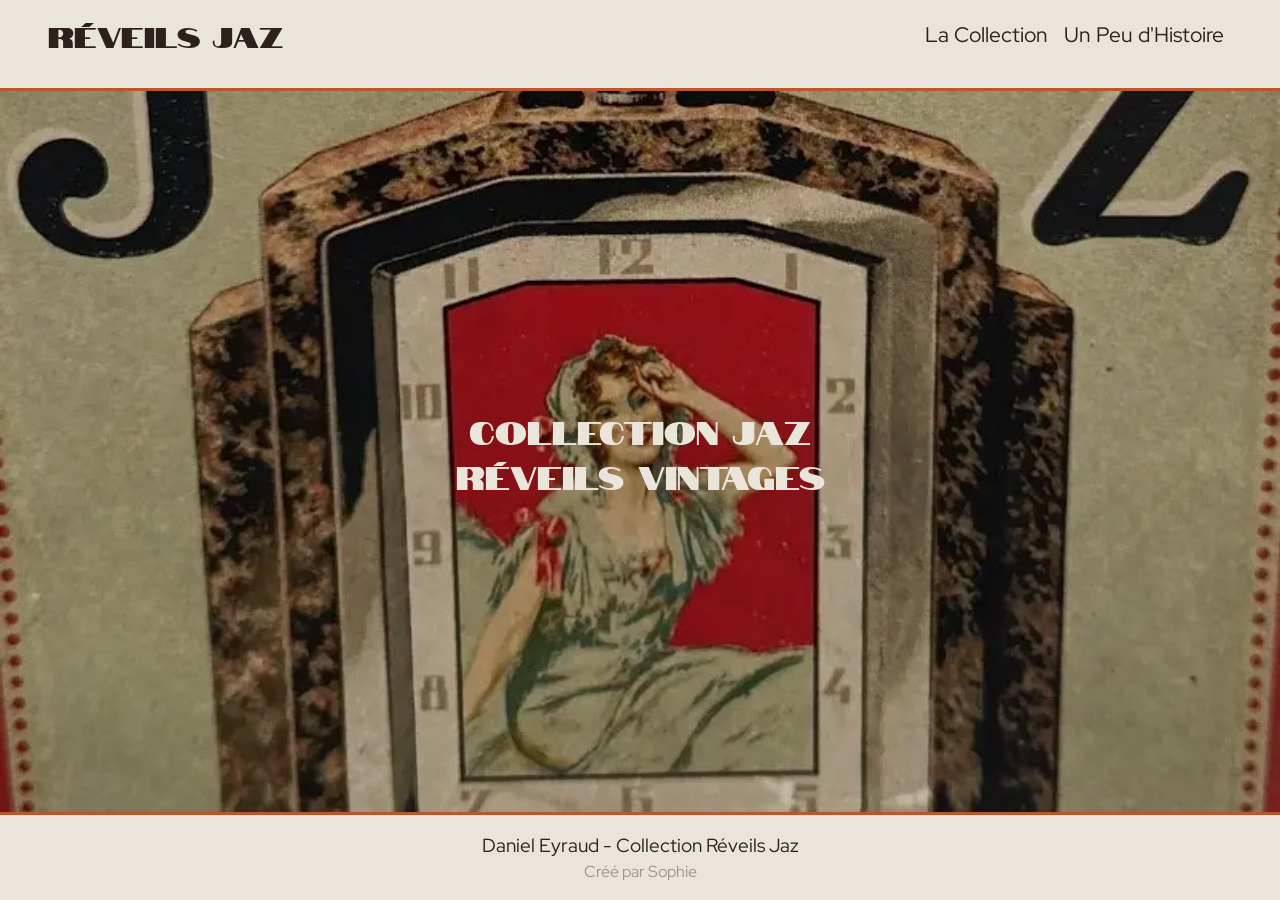
<file: index.html>
<!doctype html>
<html lang="en">
  <head>
    <meta charset="UTF-8" />
    <meta name="viewport" content="width=device-width, initial-scale=1.0" />
    <!-- SEO tags -->
    <meta
      name="description"
      content="Site officiel de Daniel Eyraud, collectionneur passionné de réveils JAZ. Découvrez sa collection complète de modèles JAZ, avec les détails et commentaires sur leur histoire."
    />
    <meta
      name="keywords"
      content="jaz, réveils, collection, Daniel Eyraud, collectionneur, horlogerie, réveils vintage, réveils mécaniques, collection de réveils, passion pour les réveils"
    />
    <!-- Styles  -->
    <link
      href="https://cdn.jsdelivr.net/npm/bootstrap@5.3.8/dist/css/bootstrap.min.css"
      rel="stylesheet"
      integrity="sha384-sRIl4kxILFvY47J16cr9ZwB07vP4J8+LH7qKQnuqkuIAvNWLzeN8tE5YBujZqJLB"
      crossorigin="anonymous"
    />
    <!-- Font Awesome CDN -->
    <link
      rel="stylesheet"
      href="https://cdnjs.cloudflare.com/ajax/libs/font-awesome/6.4.0/css/all.min.css"
    />
    <title>Collection Réveils Jaz Vintages - Daniel Eyraud</title>
    <link rel="stylesheet" href="css/styles.css" />
  </head>

  <body class="d-flex flex-column min-vh-100 text-center">
    <header>
      <!-- Navbar -->
      <nav class="navbar navbar-expand-md">
        <div class="container-fluid px-4 px-lg-5">
          <a class="navbar-brand" href="index.html">Réveils Jaz</a>
          <button
            class="navbar-toggler"
            type="button"
            data-bs-toggle="collapse"
            data-bs-target="#navbarNav"
            aria-controls="navbarNav"
            aria-expanded="false"
            aria-label="Toggle navigation"
          >
            <span class="navbar-toggler-icon"></span>
          </button>
          <div class="collapse navbar-collapse" id="navbarNav">
            <ul class="navbar-nav ms-auto">
              <li class="nav-item">
                <a class="nav-link navbar-link-specific" href="collection.html"
                  >La Collection</a
                >
              </li>
              <li class="nav-item">
                <a class="nav-link navbar-link-specific" href="about.html"
                  >Un Peu d'Histoire</a
                >
              </li>
            </ul>
          </div>
        </div>
      </nav>
    </header>

    <main class="flex-grow-1 d-flex flex-column p-0">
      <!-- contenu de la page -->
      <section class="hero">
        <div class="hero-media">
          <img
            src="images/FonicBoite.webp"
            alt="Visuel Boite Fonic"
            class="img-fluid hero-img"
          />
        </div>
        <h1 class="hero-title">
          Collection Jaz<br class="hero-title-break" />
          Réveils Vintages
        </h1>
      </section>
    </main>

    <footer>
      <p>Daniel Eyraud - Collection Réveils Jaz</p>
      <a
        class="footer-credit"
        href="https://github.com/SophieDufrane"
        target="_blank"
        rel="noopener noreferrer"
      >
        Créé par Sophie
      </a>
    </footer>
    <script
      src="https://cdn.jsdelivr.net/npm/bootstrap@5.3.8/dist/js/bootstrap.bundle.min.js"
      integrity="sha384-FKyoEForCGlyvwx9Hj09JcYn3nv7wiPVlz7YYwJrWVcXK/BmnVDxM+D2scQbITxI"
      crossorigin="anonymous"
    ></script>
    <script src="js/script.js"></script>
  </body>
</html>
</file>
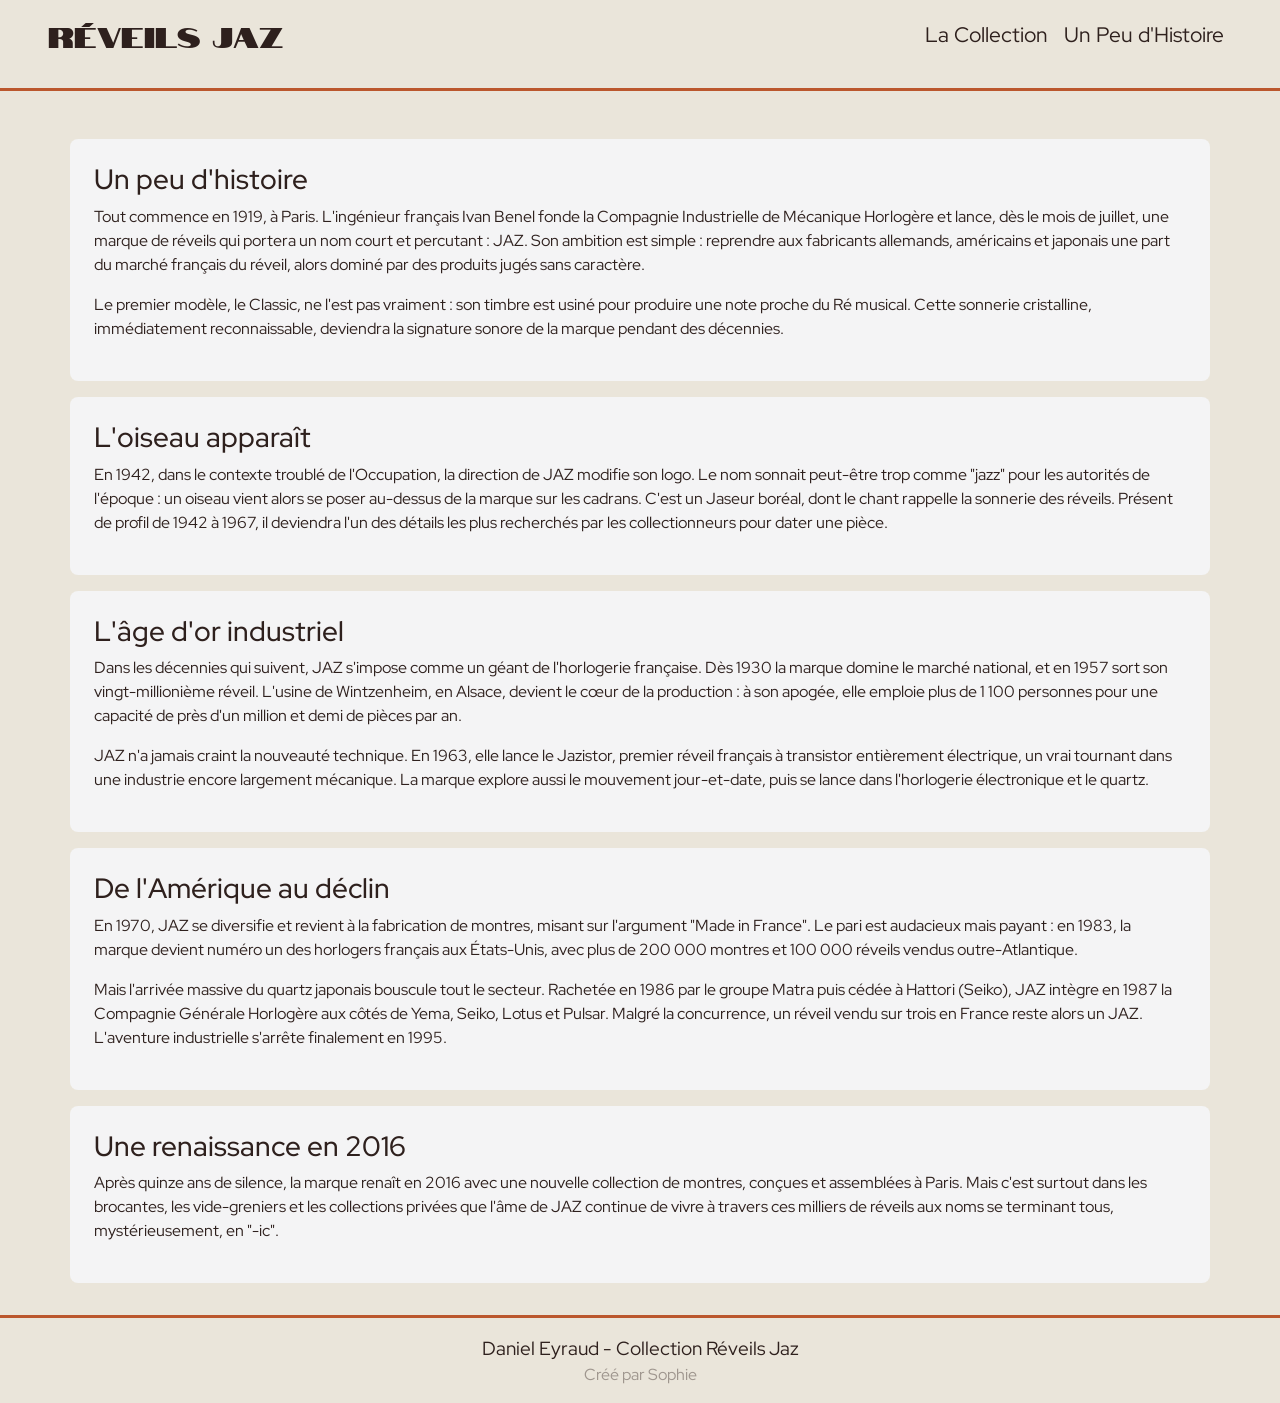
<file: about.html>
<!doctype html>
<html lang="en">
  <head>
    <meta charset="UTF-8" />
    <meta name="viewport" content="width=device-width, initial-scale=1.0" />
    <!-- SEO tags -->
    <meta
      name="description"
      content="Site officiel de Daniel Eyraud, collectionneur passionné de réveils JAZ. Découvrez sa collection complète de modèles JAZ, avec les détails et commentaires sur leur histoire."
    />
    <meta
      name="keywords"
      content="jaz, réveils, collection, Daniel Eyraud, collectionneur, horlogerie, réveils vintage, réveils mécaniques, collection de réveils, passion pour les réveils"
    />
    <!-- Styles  -->
    <link
      href="https://cdn.jsdelivr.net/npm/bootstrap@5.3.8/dist/css/bootstrap.min.css"
      rel="stylesheet"
      integrity="sha384-sRIl4kxILFvY47J16cr9ZwB07vP4J8+LH7qKQnuqkuIAvNWLzeN8tE5YBujZqJLB"
      crossorigin="anonymous"
    />
    <!-- Font Awesome CDN -->
    <link
      rel="stylesheet"
      href="https://cdnjs.cloudflare.com/ajax/libs/font-awesome/6.4.0/css/all.min.css"
    />
    <title>Collection Réveils Jaz Vintages - Daniel Eyraud</title>
    <link rel="stylesheet" href="css/styles.css" />
  </head>

  <body class="d-flex flex-column min-vh-100 text-center">
    <header>
      <!-- Navbar -->
      <nav class="navbar navbar-expand-md">
        <div class="container-fluid px-4 px-lg-5">
          <a class="navbar-brand" href="index.html">Réveils Jaz</a>
          <button
            class="navbar-toggler"
            type="button"
            data-bs-toggle="collapse"
            data-bs-target="#navbarNav"
            aria-controls="navbarNav"
            aria-expanded="false"
            aria-label="Toggle navigation"
          >
            <span class="navbar-toggler-icon"></span>
          </button>
          <div class="collapse navbar-collapse" id="navbarNav">
            <ul class="navbar-nav ms-auto">
              <li class="nav-item">
                <a class="nav-link navbar-link-specific" href="collection.html"
                  >La Collection</a
                >
              </li>
              <li class="nav-item">
                <a class="nav-link navbar-link-specific" href="about.html"
                  >Un Peu d'Histoire</a
                >
              </li>
            </ul>
          </div>
        </div>
      </nav>
    </header>

    <main class="flex-grow-1 pt-5 pb-3">
      <section id="about-section" class="container">
        <div class="row">
          <div class="col-12 mb-3 about-container">
            <h3>Un peu d'histoire</h3>
            <p>
              Tout commence en 1919, à Paris. L'ingénieur français Ivan Benel
              fonde la Compagnie Industrielle de Mécanique Horlogère et lance,
              dès le mois de juillet, une marque de réveils qui portera un nom
              court et percutant : JAZ. Son ambition est simple : reprendre aux
              fabricants allemands, américains et japonais une part du marché
              français du réveil, alors dominé par des produits jugés sans
              caractère.
            </p>
            <d />
            <p>
              Le premier modèle, le Classic, ne l'est pas vraiment : son timbre
              est usiné pour produire une note proche du Ré musical. Cette
              sonnerie cristalline, immédiatement reconnaissable, deviendra la
              signature sonore de la marque pendant des décennies.
            </p>
          </div>

          <div class="col-12 mb-3 about-container">
            <h3>L'oiseau apparaît</h3>
            <p>
              En 1942, dans le contexte troublé de l'Occupation, la direction de
              JAZ modifie son logo. Le nom sonnait peut-être trop comme "jazz"
              pour les autorités de l'époque : un oiseau vient alors se poser
              au-dessus de la marque sur les cadrans. C'est un Jaseur boréal,
              dont le chant rappelle la sonnerie des réveils. Présent de profil
              de 1942 à 1967, il deviendra l'un des détails les plus recherchés
              par les collectionneurs pour dater une pièce.
            </p>
          </div>

          <div class="col-12 mb-3 about-container">
            <h3>L'âge d'or industriel</h3>
            <p>
              Dans les décennies qui suivent, JAZ s'impose comme un géant de
              l'horlogerie française. Dès 1930 la marque domine le marché
              national, et en 1957 sort son vingt-millionième réveil. L'usine de
              Wintzenheim, en Alsace, devient le cœur de la production : à son
              apogée, elle emploie plus de 1 100 personnes pour une capacité de
              près d'un million et demi de pièces par an.
            </p>
            <d />
            <p>
              JAZ n'a jamais craint la nouveauté technique. En 1963, elle lance
              le Jazistor, premier réveil français à transistor entièrement
              électrique, un vrai tournant dans une industrie encore largement
              mécanique. La marque explore aussi le mouvement jour-et-date, puis
              se lance dans l'horlogerie électronique et le quartz.
            </p>
          </div>

          <div class="col-12 mb-3 about-container">
            <h3>De l'Amérique au déclin</h3>
            <p>
              En 1970, JAZ se diversifie et revient à la fabrication de montres,
              misant sur l'argument "Made in France". Le pari est audacieux mais
              payant : en 1983, la marque devient numéro un des horlogers
              français aux États-Unis, avec plus de 200 000 montres et 100 000
              réveils vendus outre-Atlantique.
            </p>
            <d />
            <p>
              Mais l'arrivée massive du quartz japonais bouscule tout le
              secteur. Rachetée en 1986 par le groupe Matra puis cédée à Hattori
              (Seiko), JAZ intègre en 1987 la Compagnie Générale Horlogère aux
              côtés de Yema, Seiko, Lotus et Pulsar. Malgré la concurrence, un
              réveil vendu sur trois en France reste alors un JAZ. L'aventure
              industrielle s'arrête finalement en 1995.
            </p>
          </div>

          <div class="col-12 mb-3 about-container">
            <h3>Une renaissance en 2016</h3>
            <p>
              Après quinze ans de silence, la marque renaît en 2016 avec une
              nouvelle collection de montres, conçues et assemblées à Paris.
              Mais c'est surtout dans les brocantes, les vide-greniers et les
              collections privées que l'âme de JAZ continue de vivre à travers
              ces milliers de réveils aux noms se terminant tous,
              mystérieusement, en "-ic".
            </p>
          </div>
        </div>
      </section>
    </main>

    <footer>
      <p>Daniel Eyraud - Collection Réveils Jaz</p>
      <a
        class="footer-credit"
        href="https://github.com/SophieDufrane"
        target="_blank"
        rel="noopener noreferrer"
      >
        Créé par Sophie
      </a>
    </footer>
    <script
      src="https://cdn.jsdelivr.net/npm/bootstrap@5.3.8/dist/js/bootstrap.bundle.min.js"
      integrity="sha384-FKyoEForCGlyvwx9Hj09JcYn3nv7wiPVlz7YYwJrWVcXK/BmnVDxM+D2scQbITxI"
      crossorigin="anonymous"
    ></script>
    <script src="js/script.js"></script>
  </body>
</html>
</file>
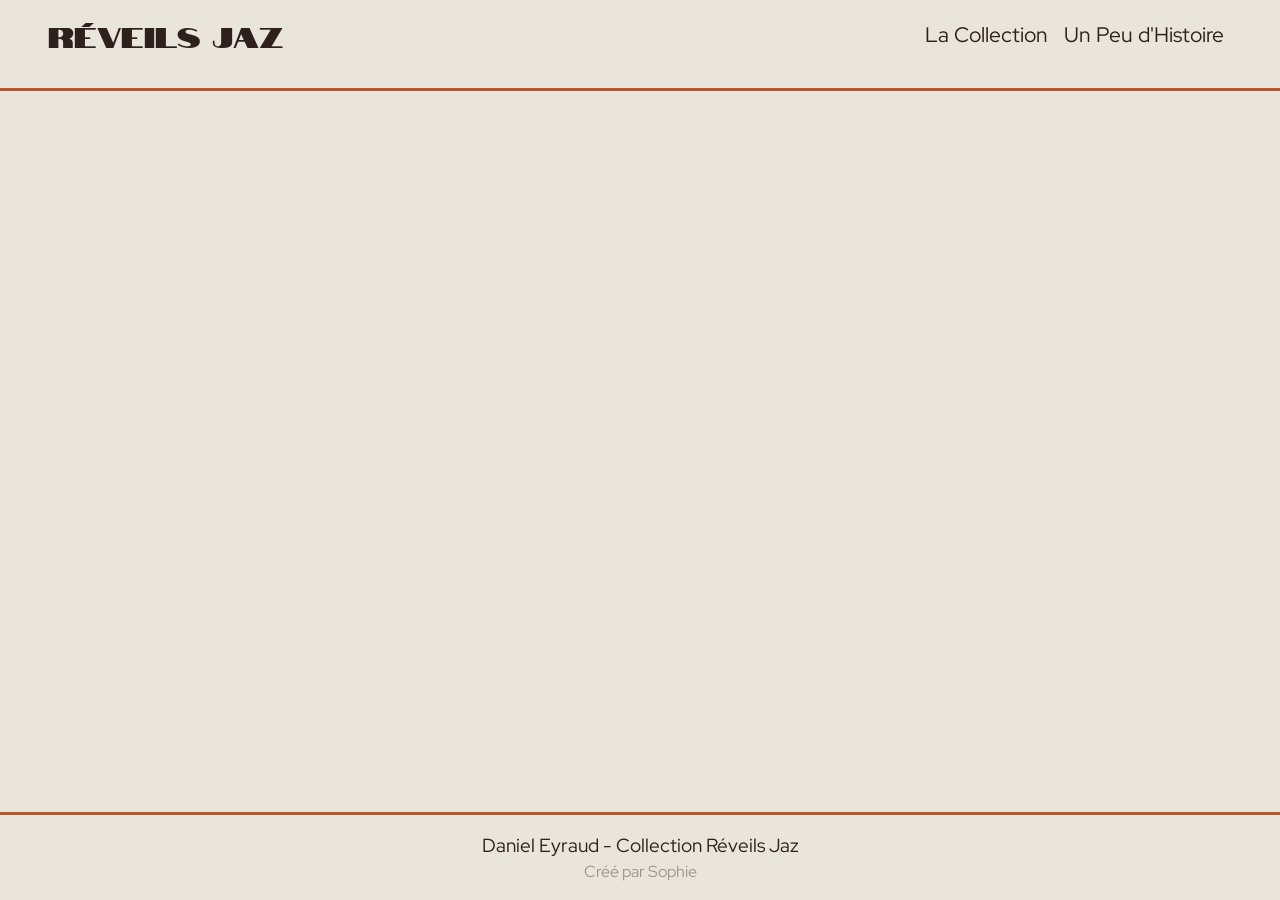
<file: collection.html>
<!doctype html>
<html lang="en">
  <head>
    <meta charset="UTF-8" />
    <meta name="viewport" content="width=device-width, initial-scale=1.0" />
    <!-- SEO tags -->
    <meta
      name="description"
      content="Site officiel de Daniel Eyraud, collectionneur passionné de réveils JAZ. Découvrez sa collection complète de modèles JAZ, avec les détails et commentaires sur leur histoire."
    />
    <meta
      name="keywords"
      content="jaz, réveils, collection, Daniel Eyraud, collectionneur, horlogerie, réveils vintage, réveils mécaniques, collection de réveils, passion pour les réveils"
    />
    <!-- Styles  -->
    <link
      href="https://cdn.jsdelivr.net/npm/bootstrap@5.3.8/dist/css/bootstrap.min.css"
      rel="stylesheet"
      integrity="sha384-sRIl4kxILFvY47J16cr9ZwB07vP4J8+LH7qKQnuqkuIAvNWLzeN8tE5YBujZqJLB"
      crossorigin="anonymous"
    />
    <!-- Font Awesome CDN -->
    <link
      rel="stylesheet"
      href="https://cdnjs.cloudflare.com/ajax/libs/font-awesome/6.4.0/css/all.min.css"
    />
    <title>Collection Réveils Jaz Vintages - Daniel Eyraud</title>
    <link rel="stylesheet" href="css/styles.css" />
  </head>

  <body class="d-flex flex-column min-vh-100 text-center">
    <header>
      <!-- Navbar -->
      <nav class="navbar navbar-expand-md">
        <div class="container-fluid px-4 px-lg-5">
          <a class="navbar-brand" href="index.html">Réveils Jaz</a>
          <button
            class="navbar-toggler"
            type="button"
            data-bs-toggle="collapse"
            data-bs-target="#navbarNav"
            aria-controls="navbarNav"
            aria-expanded="false"
            aria-label="Toggle navigation"
          >
            <span class="navbar-toggler-icon"></span>
          </button>
          <div class="collapse navbar-collapse" id="navbarNav">
            <ul class="navbar-nav ms-auto">
              <li class="nav-item">
                <a class="nav-link navbar-link-specific" href="collection.html"
                  >La Collection</a
                >
              </li>
              <li class="nav-item">
                <a class="nav-link navbar-link-specific" href="about.html"
                  >Un Peu d'Histoire</a
                >
              </li>
            </ul>
          </div>
        </div>
      </nav>
    </header>

    <main class="flex-grow-1 pt-4">
      <section class="container">
        <div class="row" id="collection-container">
          <!-- Product cards generated by JS -->
        </div>
      </section>
    </main>

    <footer>
      <p>Daniel Eyraud - Collection Réveils Jaz</p>
      <a
        class="footer-credit"
        href="https://github.com/SophieDufrane"
        target="_blank"
        rel="noopener noreferrer"
      >
        Créé par Sophie
      </a>
    </footer>
    <script
      src="https://cdn.jsdelivr.net/npm/bootstrap@5.3.8/dist/js/bootstrap.bundle.min.js"
      integrity="sha384-FKyoEForCGlyvwx9Hj09JcYn3nv7wiPVlz7YYwJrWVcXK/BmnVDxM+D2scQbITxI"
      crossorigin="anonymous"
    ></script>
    <script src="js/script.js"></script>
  </body>
</html>
</file>
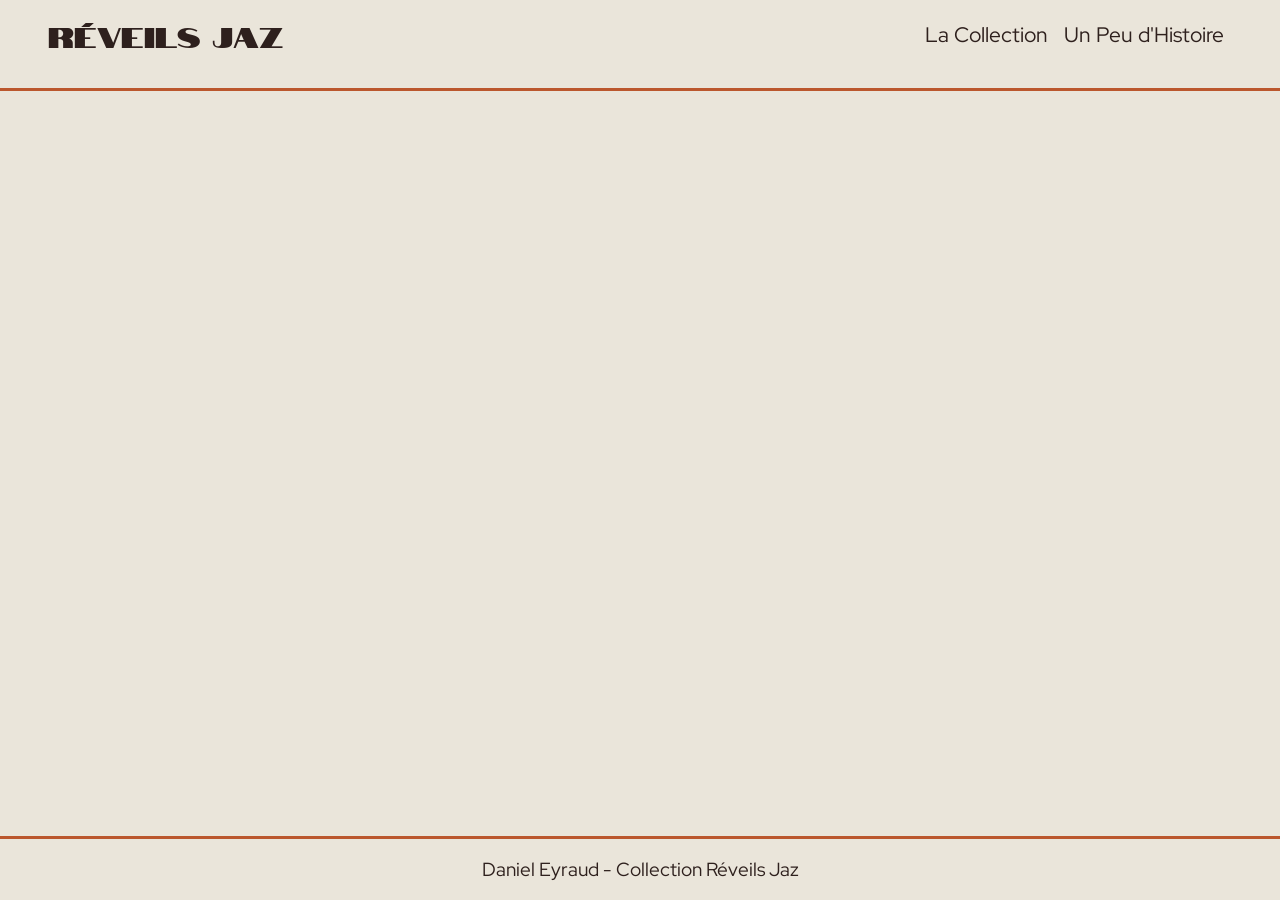
<file: detail.html>
<!doctype html>
<html lang="en">
  <head>
    <meta charset="UTF-8" />
    <meta name="viewport" content="width=device-width, initial-scale=1.0" />
    <!-- SEO tags -->
    <meta
      name="description"
      content="Site officiel de Daniel Eyraud, collectionneur passionné de réveils JAZ. Découvrez sa collection complète de modèles JAZ, avec les détails et commentaires sur leur histoire."
    />
    <meta
      name="keywords"
      content="jaz, réveils, collection, Daniel Eyraud, collectionneur, horlogerie, réveils vintage, réveils mécaniques, collection de réveils, passion pour les réveils"
    />
    <!-- Styles  -->
    <link
      href="https://cdn.jsdelivr.net/npm/bootstrap@5.3.8/dist/css/bootstrap.min.css"
      rel="stylesheet"
      integrity="sha384-sRIl4kxILFvY47J16cr9ZwB07vP4J8+LH7qKQnuqkuIAvNWLzeN8tE5YBujZqJLB"
      crossorigin="anonymous"
    />
    <!-- Font Awesome CDN -->
    <link
      rel="stylesheet"
      href="https://cdnjs.cloudflare.com/ajax/libs/font-awesome/6.4.0/css/all.min.css"
    />
    <title>Collection Réveils Jaz Vintages - Daniel Eyraud<</title>
    <link rel="stylesheet" href="css/styles.css" />
  </head>

  <body class="d-flex flex-column min-vh-100 text-center">
    <header>
      <!-- Navbar -->
      <nav class="navbar navbar-expand-md">
        <div class="container-fluid px-4 px-lg-5">
          <a class="navbar-brand" href="index.html">Réveils Jaz</a>
          <button
            class="navbar-toggler"
            type="button"
            data-bs-toggle="collapse"
            data-bs-target="#navbarNav"
            aria-controls="navbarNav"
            aria-expanded="false"
            aria-label="Toggle navigation"
          >
            <span class="navbar-toggler-icon"></span>
          </button>
          <div class="collapse navbar-collapse" id="navbarNav">
            <ul class="navbar-nav ms-auto">
              <li class="nav-item">
                <a class="nav-link navbar-link-specific" href="collection.html"
                  >La Collection</a
                >
              </li>
              <li class="nav-item">
                <a class="nav-link navbar-link-specific" href="about.html"
                  >Un Peu d'Histoire</a
                >
              </li>
            </ul>
          </div>
        </div>
      </nav>
    </header>

    <main class="flex-grow-1 pt-4">
      <section class="container">
        <div class="row" id="detail-container">
          <!-- Product card detail generated by JS -->
        </div>
      </section>
    </main>
    <footer>
      <p>Daniel Eyraud - Collection Réveils Jaz</p>
    </footer>
    <script
      src="https://cdn.jsdelivr.net/npm/bootstrap@5.3.8/dist/js/bootstrap.bundle.min.js"
      integrity="sha384-FKyoEForCGlyvwx9Hj09JcYn3nv7wiPVlz7YYwJrWVcXK/BmnVDxM+D2scQbITxI"
      crossorigin="anonymous"
    ></script>
    <script src="js/detail.js"></script>
  </body>
</html>
</file>
<file: css/styles.css>
@import url("https://fonts.googleapis.com/css2?family=Instrument+Serif:ital@0;1&family=Notable&family=Red+Hat+Display:ital,wght@0,300..900;1,300..900&display=swap");

:root {
  /* Font stacks */
  --font-body: "Red Hat Display", sans-serif;
  --font-title: "Notable", sans-serif;
  --font-subtitle: "Instrument Serif", serif;

  /* Colour palette */
  --color-text: #2e201d;
  --color-neutre: #eae5da;
  --color-greenBis: #5f6a48;
  --color-orangeBis: #bb572d;
  --color-beige: #f5e8d7;

  /* Colour palette  old */
  --color-bg: #eadfc9;
  --color-pale: #f4f4f5;
  --color-flash: #ef4545;
  --color-blue: #aabccc;
  --color-orange: #f6821e;
  --color-brown: #984519;
  --color-green: #26422b;
}

/* ---------------- General styles ---------------- */
body {
  font-family: var(--font-body);
  color: var(--color-text);
  background-color: var(--color-neutre);
}

/* ---------------- Shared / Utilities ---------------- */

/* ---------------- Navbar ---------------- */
header {
  border-bottom: var(--color-orangeBis) 3px solid;
  padding-bottom: 1.2rem;
}

.navbar {
  text-align: left;
}

.navbar-brand,
.nav-link,
.nav-icon {
  color: var(--color-text);
}

.navbar-brand {
  font-family: var(--font-title);
  font-size: 1.8rem !important;
}

.nav-link {
  font-size: 1.3rem;
  padding: 0;
}

.navbar-link-specific:hover {
  color: var(--color-orangeBis);
}

.navbar-toggler,
.navbar-toggler:focus,
.navbar-toggler:active {
  border: none;
  box-shadow: none;
  outline: none;
}

/* ---------------- Footer ---------------- */
footer {
  padding: 1rem;
  border-top: var(--color-orangeBis) 3px solid;
}

footer p {
  font-size: 1.2rem;
  margin: 0;
}

.footer-credit {
  color: var(--color-text);
  text-decoration: none;
  opacity: 0.4;
  font-size: 1rem;
}

.footer-credit:hover {
  color: var(--color-orangeBis);
}

/* ---------------- Landing Page ---------------- */
.hero {
  flex: 1 1 auto;
  min-height: 0;
  position: relative;
  overflow: hidden;
  display: flex;
  align-items: center;
  justify-content: center;
}

.hero-media {
  width: 100%;
  height: 100%;
  position: absolute;
  top: 0;
  left: 0;
}

.hero-media .hero-img {
  width: 100%;
  height: 100%;
  object-fit: cover;
  object-position: center;
  display: block;
}

.hero-title {
  font-family: var(--font-title);
  font-size: 2rem;
  color: var(--color-neutre);
  line-height: 1.4;
  text-align: center;
  margin: 0;
  z-index: 2;
}

/* ---------------- Card styles Main page ---------------- */
#collection-container {
  max-width: 1600px;
}

.product-card {
  border-radius: 8px;
  max-width: min(95%, 450px);
  margin-left: auto;
  margin-right: auto;
}

.product-card a {
  text-decoration: none;
}

.product-card:hover {
  transform: translateY(-5px);
  transition: transform 0.3s ease;
}

.card-body {
  border-radius: 8px;
  background-color: var(--color-blue);
}

.card-image {
  padding: 1rem;
}

.card-image img {
  height: auto;
  width: 100%;
  object-fit: cover;
  border-radius: 3px;
}

.card-title {
  color: var(--color-text);
  font-size: 1rem;
  letter-spacing: 1.5px;
  padding-bottom: 1rem;
}

/* ---------------- Card styles Detail page ---------------- */
#detail-container {
  max-width: 1200px;
}

.detail-product-card {
  background-color: var(--color-pale);
  border-radius: 8px;
  margin-left: auto;
  margin-right: auto;
  padding: 1rem;
}

.detail-card-image {
  padding: 1.2rem;
}

.detail-card-image-principale img,
.detail-card-image-secondaires img {
  border-radius: 5px;
}

.detail-card-image-principale img {
  max-width: 100%;
}

.detail-card-image-secondaires img {
  max-width: 20%;
}

.detail-card-title {
  font-family: var(--font-title);
  font-size: 2.5rem;
}

.detail-card-label {
  font-size: 1.2rem;
  font-weight: bold;
}

.back a {
  font-size: 1.8rem;
  text-decoration: none !important;
  color: var(--color-orangeBis);
}

.back:hover,
.back:focus {
  color: var(--color-text);
}

/* ---------------- About Section ---------------- */
#about-section {
  text-align: left;
}

.about-container {
  background-color: var(--color-pale);
  border-radius: 8px;
  padding: 1.5rem;
}

/* ---------------- Media specific navbar for Mobile ---------------- */
</file>
